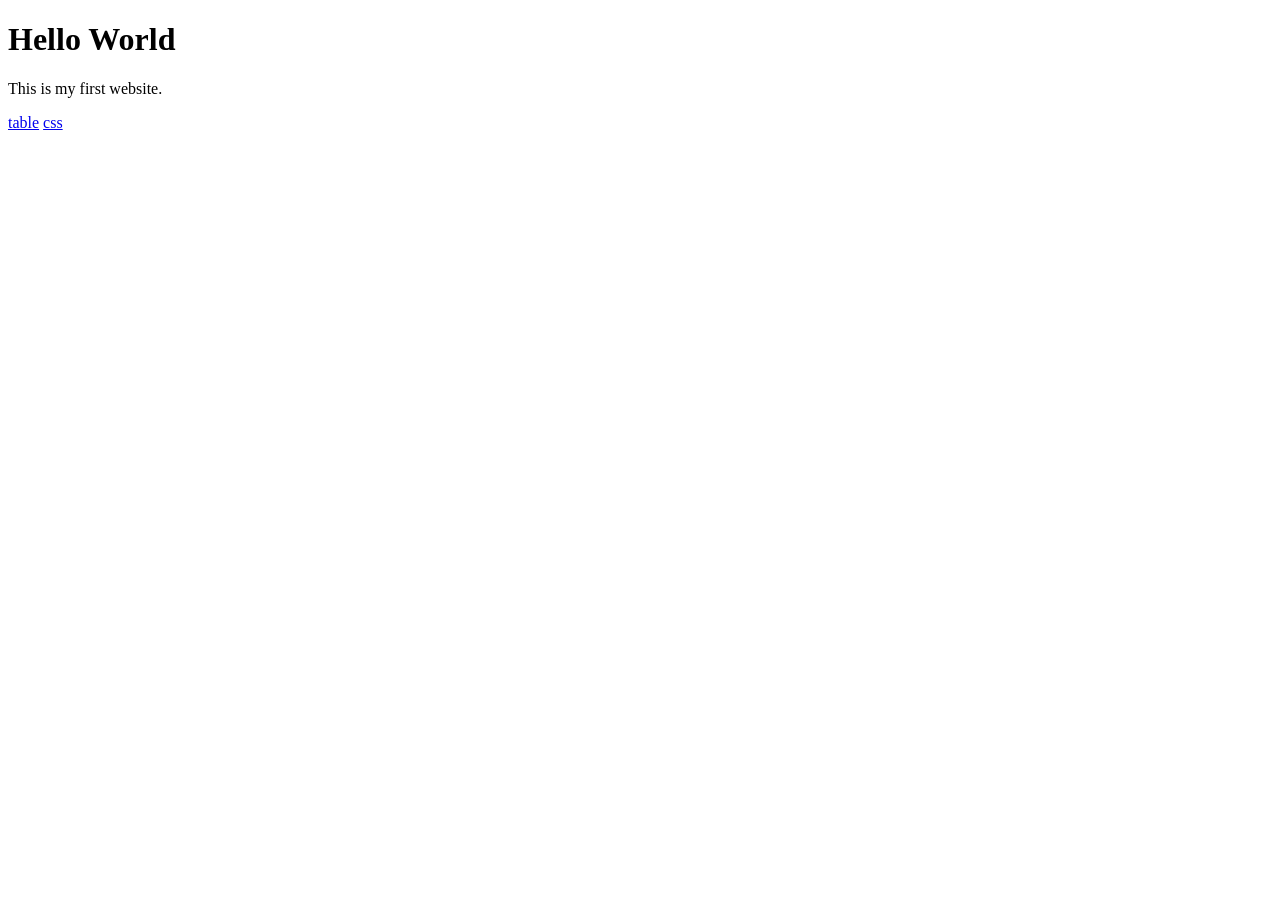
<file: index.html>
<!DOCTYPE html>
<html>
<head>
<title>My Website</title>
</head>

<body>
<h1>Hello World</h1>
<p>This is my first website.</p >
  <a href='table 3.html'>table</a>
  <a href='L.html'>css</a>
</body>

</html>
</file>
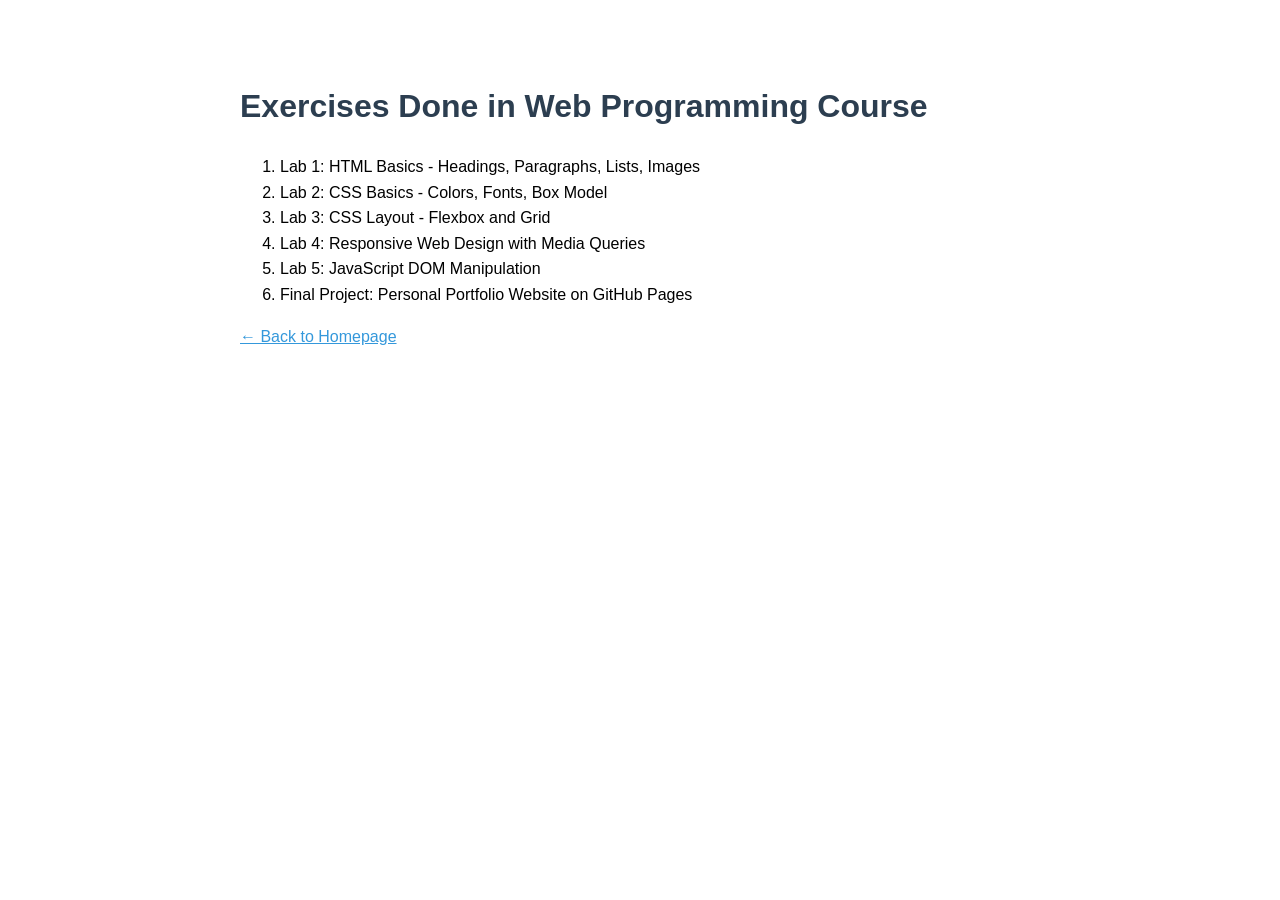
<file: File 2 working programming.html>
<!DOCTYPE html>
<html lang="en">
<head>
    <meta charset="UTF-8">
    <title>Web Programming Work</title>
    <style>body{font-family:Arial;max-width:800px;margin:40px auto;padding:20px;line-height:1.6}h1{color:#2c3e50}a{color:#3498db}</style>
</head>
<body>
    <h1>Exercises Done in Web Programming Course</h1>
    <ol>
        <li>Lab 1: HTML Basics - Headings, Paragraphs, Lists, Images</li>
        <li>Lab 2: CSS Basics - Colors, Fonts, Box Model</li>
        <li>Lab 3: CSS Layout - Flexbox and Grid</li>
        <li>Lab 4: Responsive Web Design with Media Queries</li>
        <li>Lab 5: JavaScript DOM Manipulation</li>
        <li>Final Project: Personal Portfolio Website on GitHub Pages</li>
    </ol>
    <p><a href="index.html">← Back to Homepage</a></p>
</body>
</html>
</file>
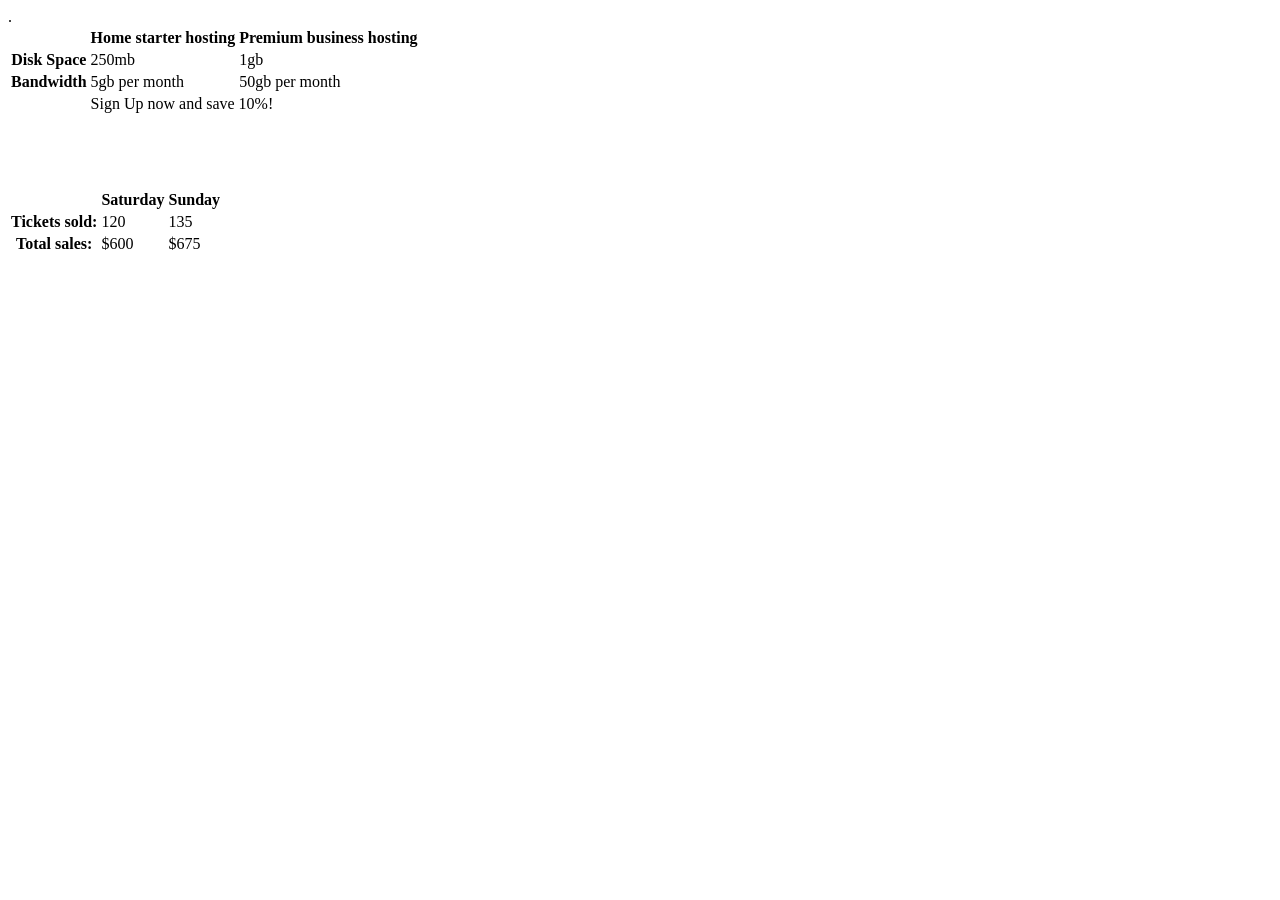
<file: Table 3.html>
<!DOCTYPE html>
<html>
<body>
    <table>
        <thead>
            <tr>
                <th></th>
                <th scope="col">Home starter hosting</th>   <th scope="col">Premium business hosting </th> </tr>
                </thead>
                <tbody>
                    <tr>
                        <th scope="row"> Disk Space </th>. <td>250mb</td>
                        <td>1gb</td>
                        </tr>
                        <tr>
                            <th scope="row">Bandwidth</th>
                            <td>5gb per month</td>
                            <td>50gb per month</td>
                            </tr>
                            <!--more rows like the two above here --> </body>
                            <tfoot>
                                <tr>
                                    <td></td>
                                    <td colspan="2">Sign Up now and save 10%!</td>  </tr>
                                    </tfoot>
                                    </table>
                                    </br></br></br></br>
<table>
<tr>
<th></th>
<th scope="col">Saturday</th> 
<th scope="col">Sunday</th>
</tr>
<tr>
<th scope="row">Tickets sold:</th> 
<td>120</td>
<td>135</td>
</tr>
<tr>
<th scope="row">Total sales: </th>
<td>$600</td>
<td>$675</td>
</tr>
</table>
</body>
</html>
</file>
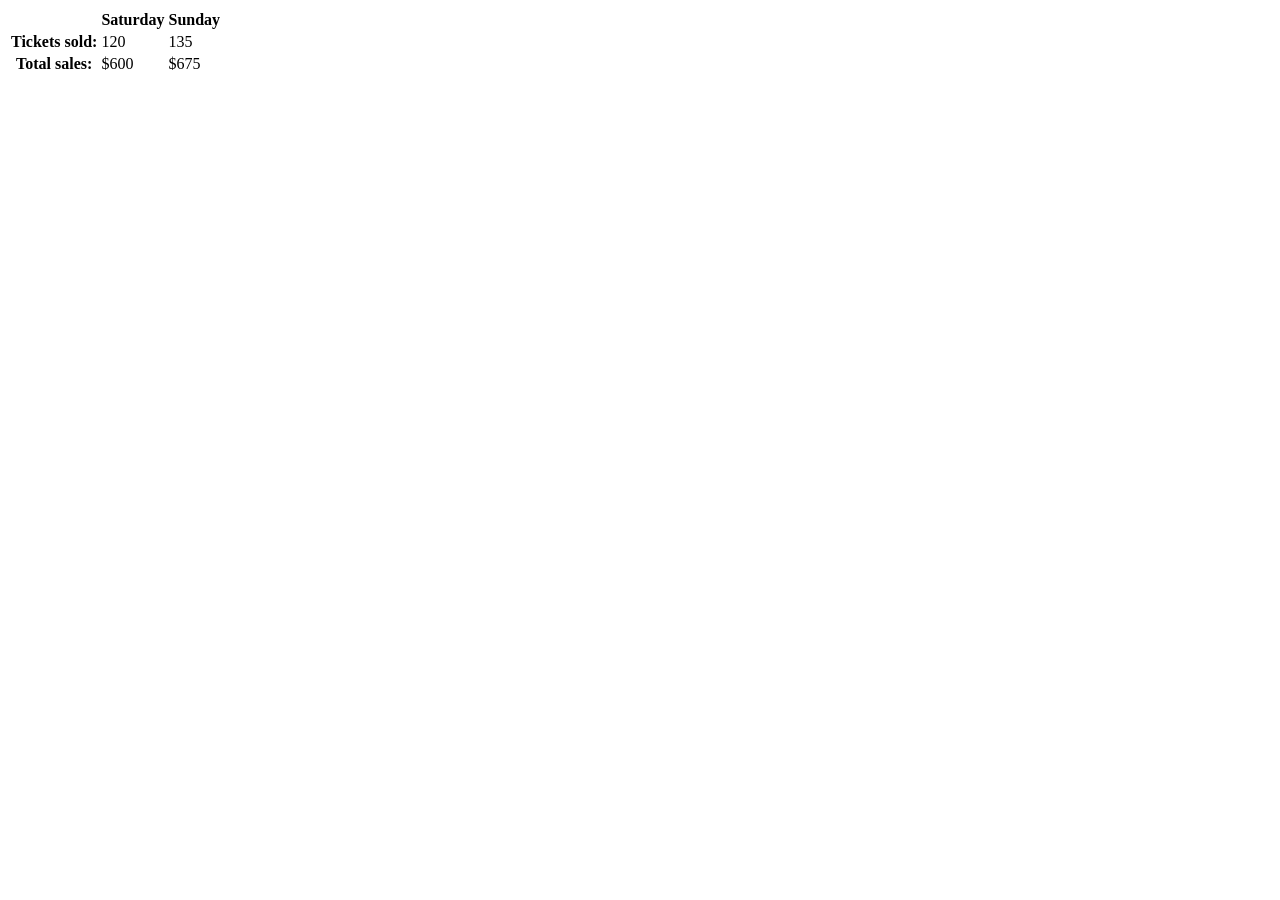
<file: table.html>
<!DOCTYPE html>
<html>
<table>
<tr>
<th></th>
<th scope="col">Saturday</th> 
<th scope="col">Sunday</th>
</tr>
<tr>
<th scope="row">Tickets sold:</th> 
<td>120</td>
<td>135</td>
</tr>
<tr>
<th scope="row">Total sales: </th>
<td>$600</td>
<td>$675</td>
</tr>
</table>
</html>
</file>
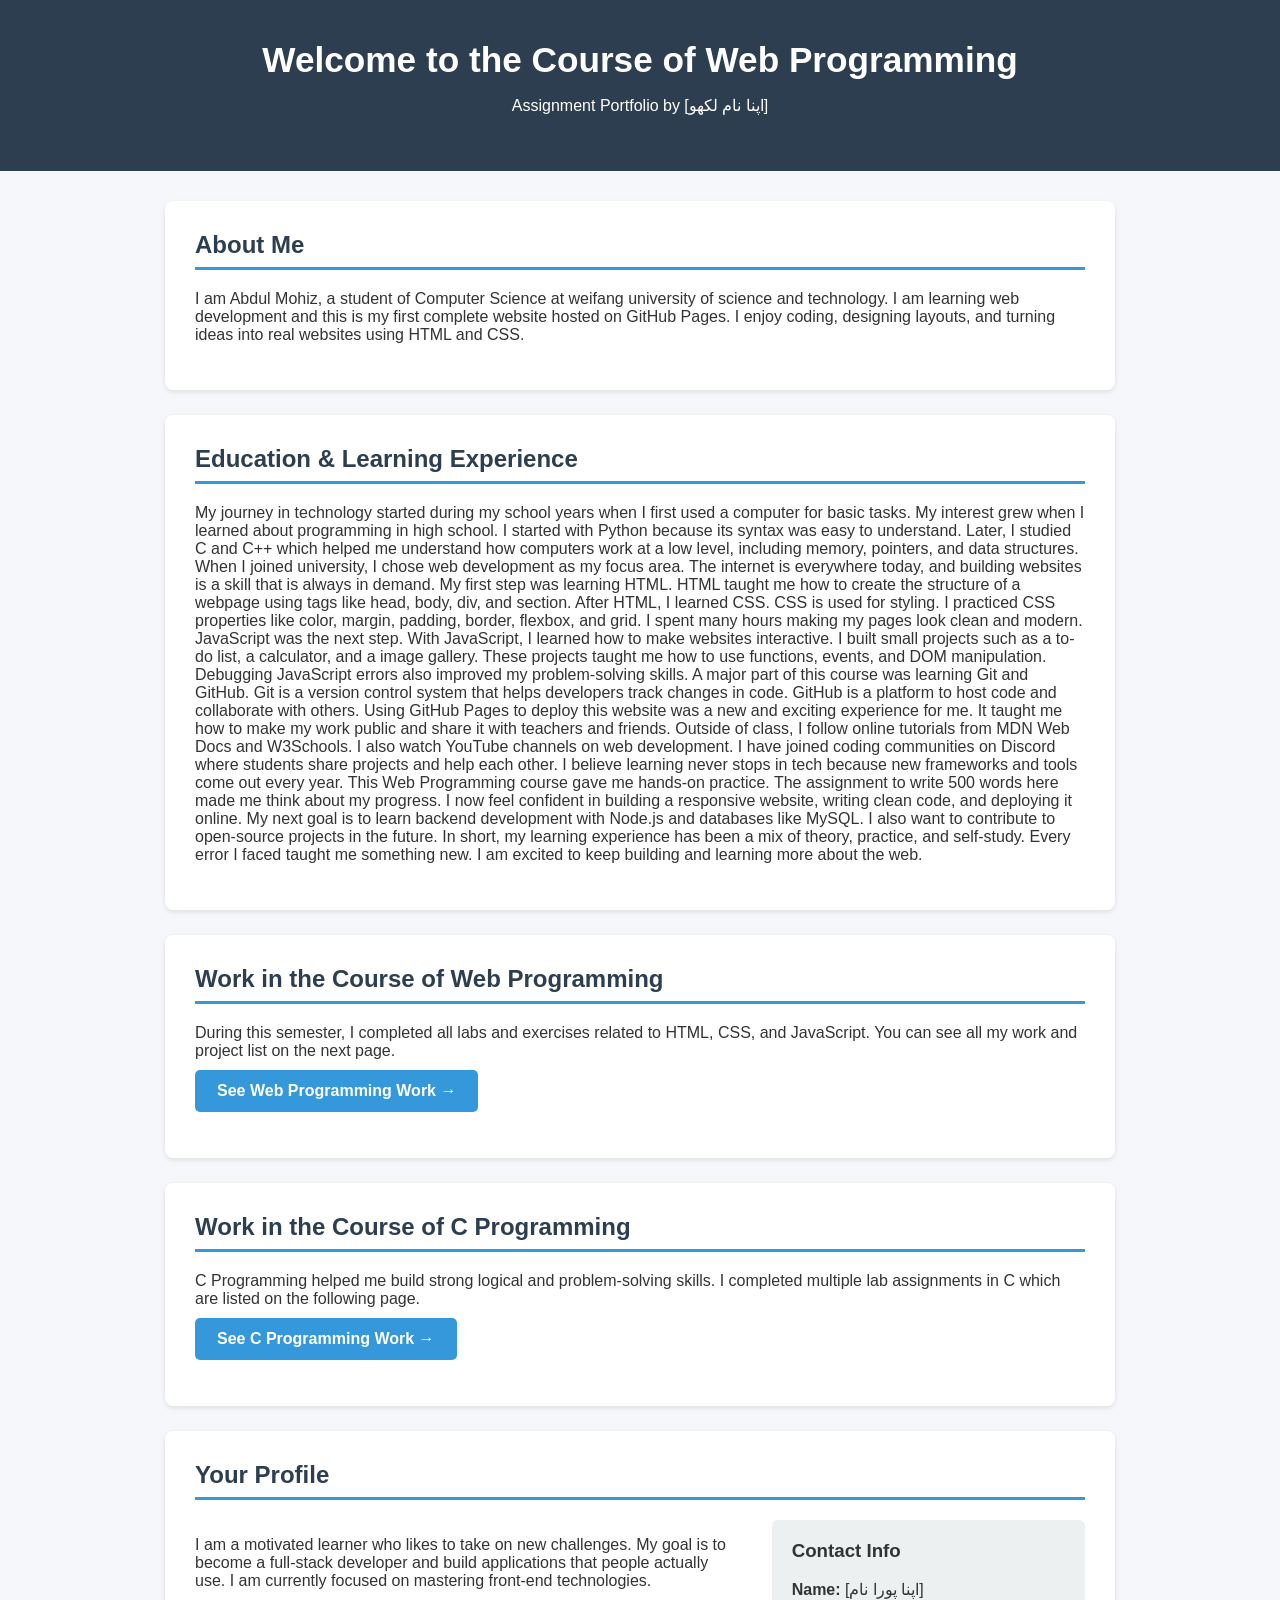
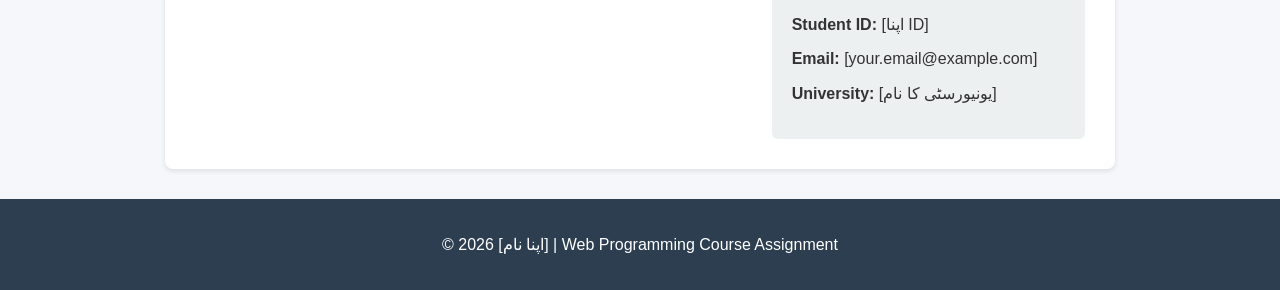
<file: Table4.html>
<!DOCTYPE html>
<html lang="en">
<head>
    <meta charset="UTF-8">
    <meta name="viewport" content="width=device-width, initial-scale=1.0">
    <title>My Web Programming Portfolio</title>
    <style>
        body { font-family: Arial, sans-serif; margin: 0; background: #f5f7fa; color: #333; }
        header { background: #2c3e50; color: #fff; text-align: center; padding: 40px 20px; }
        header h1 { margin: 0; font-size: 2.2rem; }
        .container { max-width: 950px; margin: 30px auto; padding: 0 20px; }
        .section { background: #fff; padding: 30px; margin-bottom: 25px; border-radius: 8px; box-shadow: 0 2px 5px rgba(0,0,0,0.1); }
        .section h2 { color: #2c3e50; border-bottom: 3px solid #3498db; padding-bottom: 8px; margin-top: 0; }
        .profile-wrap { display: flex; gap: 30px; flex-wrap: wrap; }
        .profile-main { flex: 2; min-width: 300px; }
        .profile-card { flex: 1; min-width: 250px; background: #ecf0f1; padding: 20px; border-radius: 6px; }
        .profile-card h3 { margin-top: 0; }
        a.button { display: inline-block; background: #3498db; color: white; padding: 12px 22px; text-decoration: none; border-radius: 5px; margin-top: 10px; font-weight: bold; }
        a.button:hover { background: #2980b9; }
        footer { background: #2c3e50; color: #fff; text-align: center; padding: 20px; margin-top: 30px; }
    </style>
</head>
<body>

    <header>
        <h1>Welcome to the Course of Web Programming</h1>
        <p>Assignment Portfolio by [اپنا نام لکھو]</p>
    </header>

    <div class="container">

        <!-- Section 1: About Me -->
        <div class="section">
            <h2>About Me</h2>
            <p>I am Abdul Mohiz, a student of Computer Science at weifang university of science and technology. 
            I am learning web development and this is my first complete website hosted on GitHub Pages. 
            I enjoy coding, designing layouts, and turning ideas into real websites using HTML and CSS.</p>
        </div>

        <!-- Section 2: Education & Learning Experience - 500+ Words Required -->
        <div class="section">
            <h2>Education & Learning Experience</h2>
            <p>
            My journey in technology started during my school years when I first used a computer for basic tasks. 
            My interest grew when I learned about programming in high school. I started with Python because its syntax was easy to understand. 
            Later, I studied C and C++ which helped me understand how computers work at a low level, including memory, pointers, and data structures.

            When I joined university, I chose web development as my focus area. The internet is everywhere today, and building websites is a skill that is always in demand. 
            My first step was learning HTML. HTML taught me how to create the structure of a webpage using tags like head, body, div, and section. 
            After HTML, I learned CSS. CSS is used for styling. I practiced CSS properties like color, margin, padding, border, flexbox, and grid. 
            I spent many hours making my pages look clean and modern.

            JavaScript was the next step. With JavaScript, I learned how to make websites interactive. I built small projects such as a to-do list, a calculator, and a image gallery. 
            These projects taught me how to use functions, events, and DOM manipulation. Debugging JavaScript errors also improved my problem-solving skills.

            A major part of this course was learning Git and GitHub. Git is a version control system that helps developers track changes in code. 
            GitHub is a platform to host code and collaborate with others. Using GitHub Pages to deploy this website was a new and exciting experience for me. 
            It taught me how to make my work public and share it with teachers and friends.

            Outside of class, I follow online tutorials from MDN Web Docs and W3Schools. I also watch YouTube channels on web development. 
            I have joined coding communities on Discord where students share projects and help each other. 
            I believe learning never stops in tech because new frameworks and tools come out every year.

            This Web Programming course gave me hands-on practice. The assignment to write 500 words here made me think about my progress. 
            I now feel confident in building a responsive website, writing clean code, and deploying it online. 
            My next goal is to learn backend development with Node.js and databases like MySQL. 
            I also want to contribute to open-source projects in the future.

            In short, my learning experience has been a mix of theory, practice, and self-study. 
            Every error I faced taught me something new. I am excited to keep building and learning more about the web.
            </p>
        </div>

        <!-- Section 3: Work in the Course of Web Programming -->
        <div class="section">
            <h2>Work in the Course of Web Programming</h2>
            <p>During this semester, I completed all labs and exercises related to HTML, CSS, and JavaScript. 
            You can see all my work and project list on the next page. 
            <br><a href="workinwebprogramming.html" class="button">See Web Programming Work →</a></p>
        </div>

        <!-- Section 4: Work in the Course of C Programming -->
        <div class="section">
            <h2>Work in the Course of C Programming</h2>
            <p>C Programming helped me build strong logical and problem-solving skills. 
            I completed multiple lab assignments in C which are listed on the following page.
            <br><a href="workingprogramming.html" class="button">See C Programming Work →</a></p>
        </div>

        <!-- Section 5: Your Profile -->
        <div class="section">
            <h2>Your Profile</h2>
            <div class="profile-wrap">
                <div class="profile-main">
                    <p>I am a motivated learner who likes to take on new challenges. 
                    My goal is to become a full-stack developer and build applications that people actually use. 
                    I am currently focused on mastering front-end technologies.</p>
                </div>
                <div class="profile-card">
                    <h3>Contact Info</h3>
                    <p><b>Name:</b> [اپنا پورا نام]</p>
                    <p><b>Student ID:</b> [اپنا ID]</p>
                    <p><b>Email:</b> [your.email@example.com]</p>
                    <p><b>University:</b> [یونیورسٹی کا نام]</p>
                </div>
            </div>
        </div>

    </div>

    <footer>
        <p>&copy; 2026 [اپنا نام] | Web Programming Course Assignment</p>
    </footer>

</body>
</html>
</file>
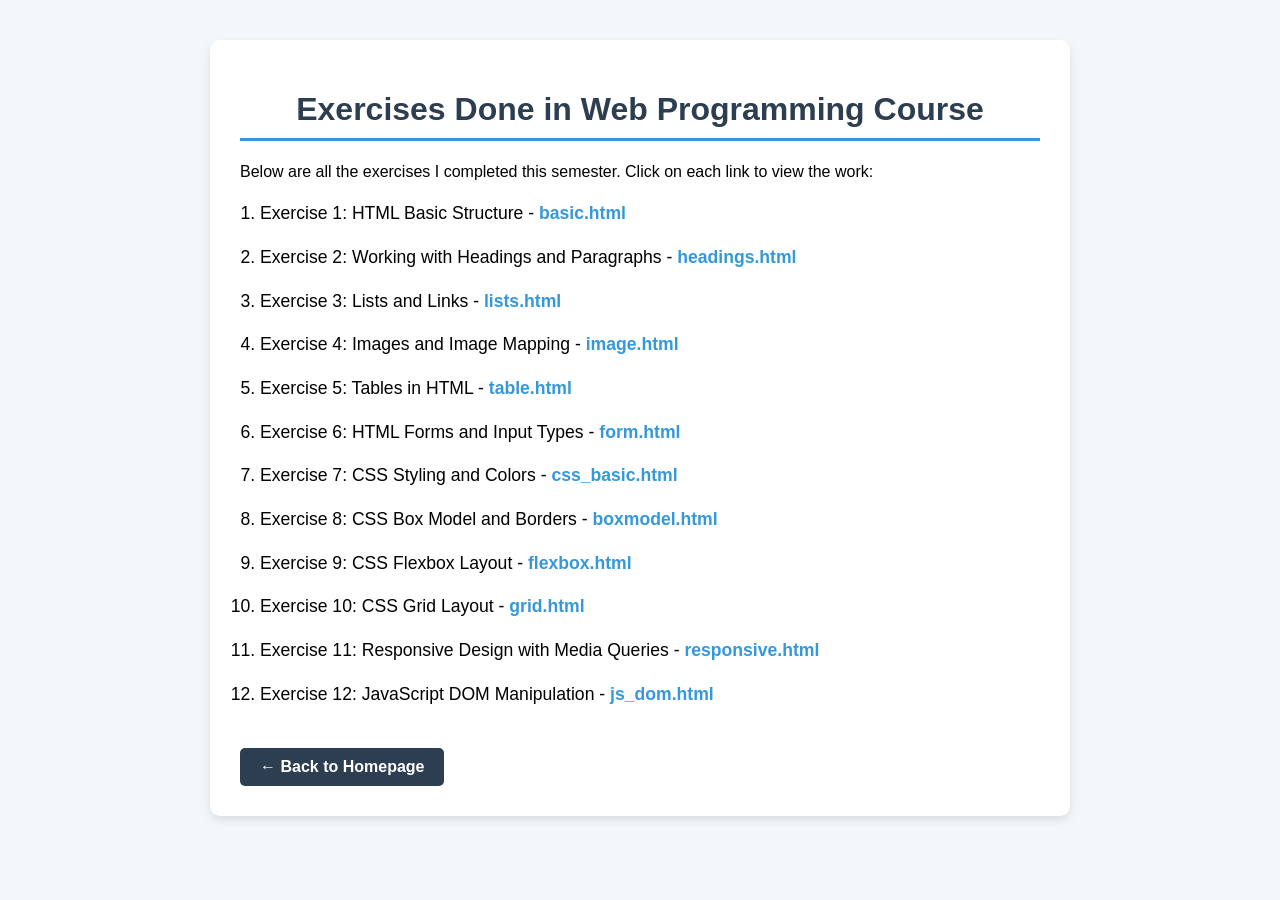
<file: working programming.htm>
<!DOCTYPE html>
<html lang="en">
<head>
    <meta charset="UTF-8">
    <meta name="viewport" content="width=device-width, initial-scale=1.0">
    <title>Web Programming Exercises</title>
    <style>
        body { font-family: Arial, sans-serif; background: #f4f7f9; margin: 0; padding: 40px 20px; }
        .container { max-width: 800px; margin: auto; background: #fff; padding: 30px; border-radius: 10px; box-shadow: 0 4px 10px rgba(0,0,0,0.1); }
        h1 { color: #2c3e50; text-align: center; border-bottom: 3px solid #3498db; padding-bottom: 10px; }
        ol { font-size: 1.1rem; line-height: 1.8; padding-left: 20px; }
        ol li { margin-bottom: 12px; }
        a { color: #3498db; text-decoration: none; font-weight: bold; }
        a:hover { text-decoration: underline; color: #e74c3c; }
        .back-btn { display: inline-block; margin-top: 20px; background: #2c3e50; color: white; padding: 10px 20px; text-decoration: none; border-radius: 5px; }
        .back-btn:hover { background: #34495e; }
    </style>
</head>
<body>

    <div class="container">
        <h1>Exercises Done in Web Programming Course</h1>
        
        <p>Below are all the exercises I completed this semester. Click on each link to view the work:</p>

        <ol>
            <li>Exercise 1: HTML Basic Structure - <a href="basic.html">basic.html</a></li>
            <li>Exercise 2: Working with Headings and Paragraphs - <a href="headings.html">headings.html</a></li>
            <li>Exercise 3: Lists and Links - <a href="lists.html">lists.html</a></li>
            <li>Exercise 4: Images and Image Mapping - <a href="image.html">image.html</a></li>
            <li>Exercise 5: Tables in HTML - <a href="table.html">table.html</a></li>
            <li>Exercise 6: HTML Forms and Input Types - <a href="form.html">form.html</a></li>
            <li>Exercise 7: CSS Styling and Colors - <a href="css_basic.html">css_basic.html</a></li>
            <li>Exercise 8: CSS Box Model and Borders - <a href="boxmodel.html">boxmodel.html</a></li>
            <li>Exercise 9: CSS Flexbox Layout - <a href="flexbox.html">flexbox.html</a></li>
            <li>Exercise 10: CSS Grid Layout - <a href="grid.html">grid.html</a></li>
            <li>Exercise 11: Responsive Design with Media Queries - <a href="responsive.html">responsive.html</a></li>
            <li>Exercise 12: JavaScript DOM Manipulation - <a href="js_dom.html">js_dom.html</a></li>
        </ol>

        <a href="index.html" class="back-btn">← Back to Homepage</a>
    </div>

</body>
</html>
</file>
